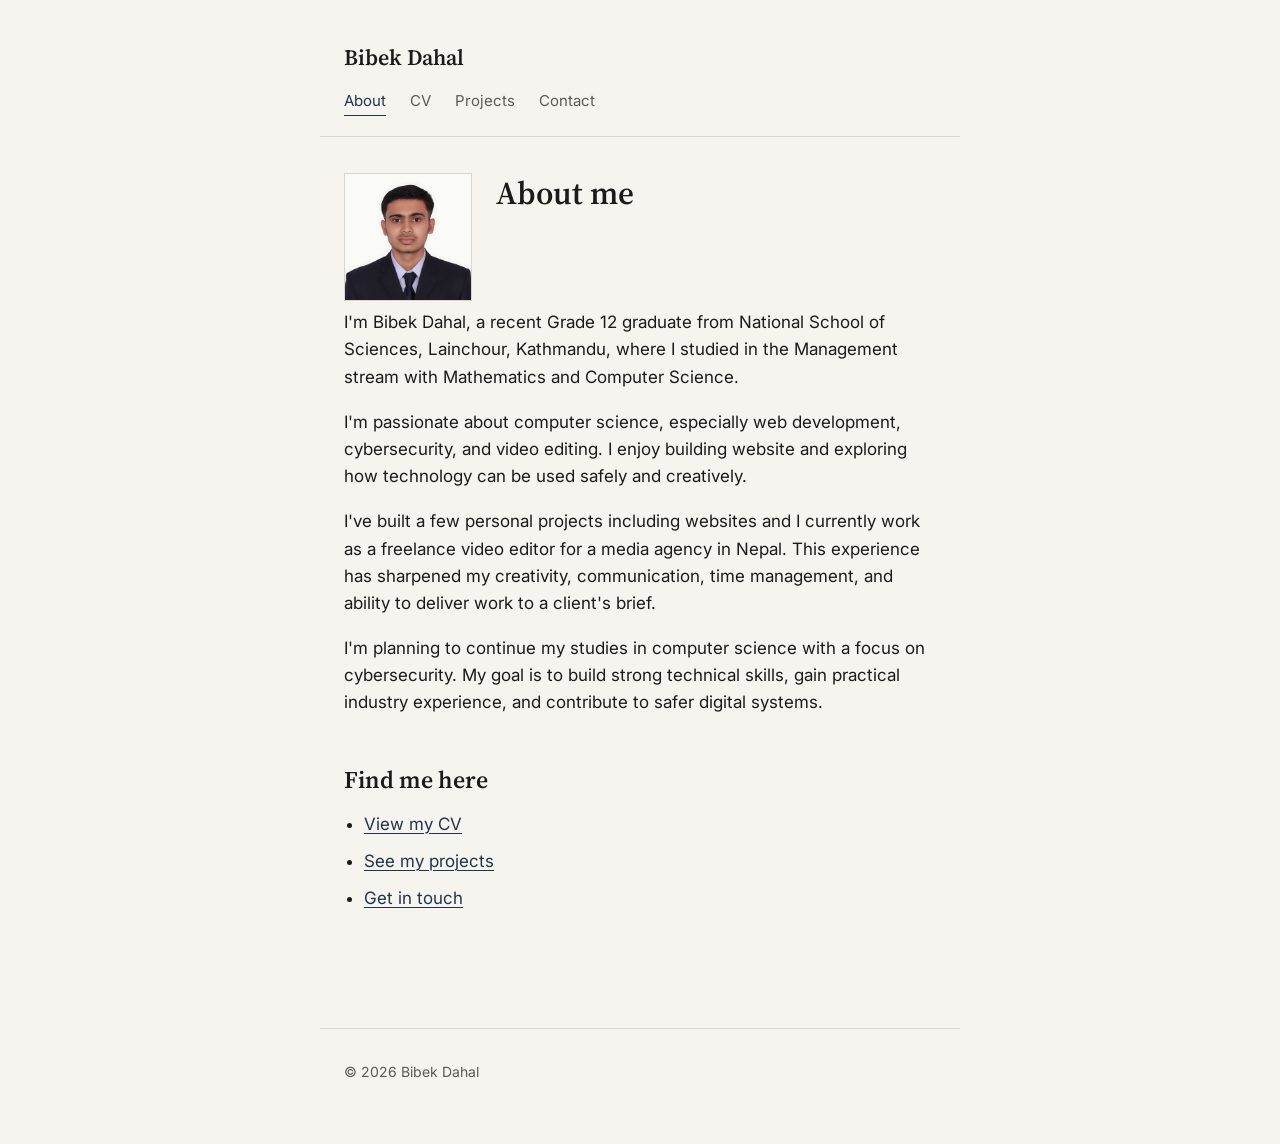
<file: index.html>
<!DOCTYPE html>
<html lang="en">
<head>
  <meta charset="UTF-8">
  <meta name="viewport" content="width=device-width, initial-scale=1">
  <title>Bibek Dahal — Personal Portfolio</title>
  <link rel="preconnect" href="https://fonts.googleapis.com">
  <link rel="preconnect" href="https://fonts.gstatic.com" crossorigin>
  <link href="https://fonts.googleapis.com/css2?family=Inter:wght@400;500;600&family=Source+Serif+4:wght@500;600&display=swap" rel="stylesheet">
  <link rel="stylesheet" href="style.css">
</head>
<body>

  <header class="site-header">
    <p class="site-title"><a href="index.html">Bibek Dahal</a></p>
    <nav class="site-nav">
      <a href="index.html" aria-current="page">About</a>
      <a href="cv.html">CV</a>
      <a href="projects.html">Projects</a>
      <a href="contact.html">Contact</a>
    </nav>
  </header>

  <main class="wrap">

    <div class="profile">
      <img src="bibek.jpg" alt="Bibek Dahal">
      <div class="profile-text">
        <h1>About me</h1>
      </div>
    </div>

    <p>
      I'm Bibek Dahal, a recent Grade 12 graduate from National School of Sciences,
      Lainchour, Kathmandu, where I studied in the Management stream with
      Mathematics and Computer Science.
    </p>

    <p>
      I'm passionate about computer science, especially web development,
      cybersecurity, and video editing. I enjoy building website and exploring how technology can be used
      safely and creatively.
    </p>

    <p>
      I've built a few personal projects including websites and I currently work as a freelance video editor for a media agency in
      Nepal. This experience has sharpened my creativity, communication,
      time management, and ability to deliver work to a client's brief.
    </p>

    <p>
      I'm planning to continue my studies in computer science with a focus
      on cybersecurity. My goal is to build strong technical skills, gain
      practical industry experience, and contribute to safer digital systems.
    </p>

    <h2>Find me here</h2>
    <ul class="plain">
      <li><a href="cv.html">View my CV</a></li>
      <li><a href="projects.html">See my projects</a></li>
      <li><a href="contact.html">Get in touch</a></li>
    </ul>

  </main>

  <footer class="site-footer">
    © 2026 Bibek Dahal
  </footer>

</body>
</html>
</file>
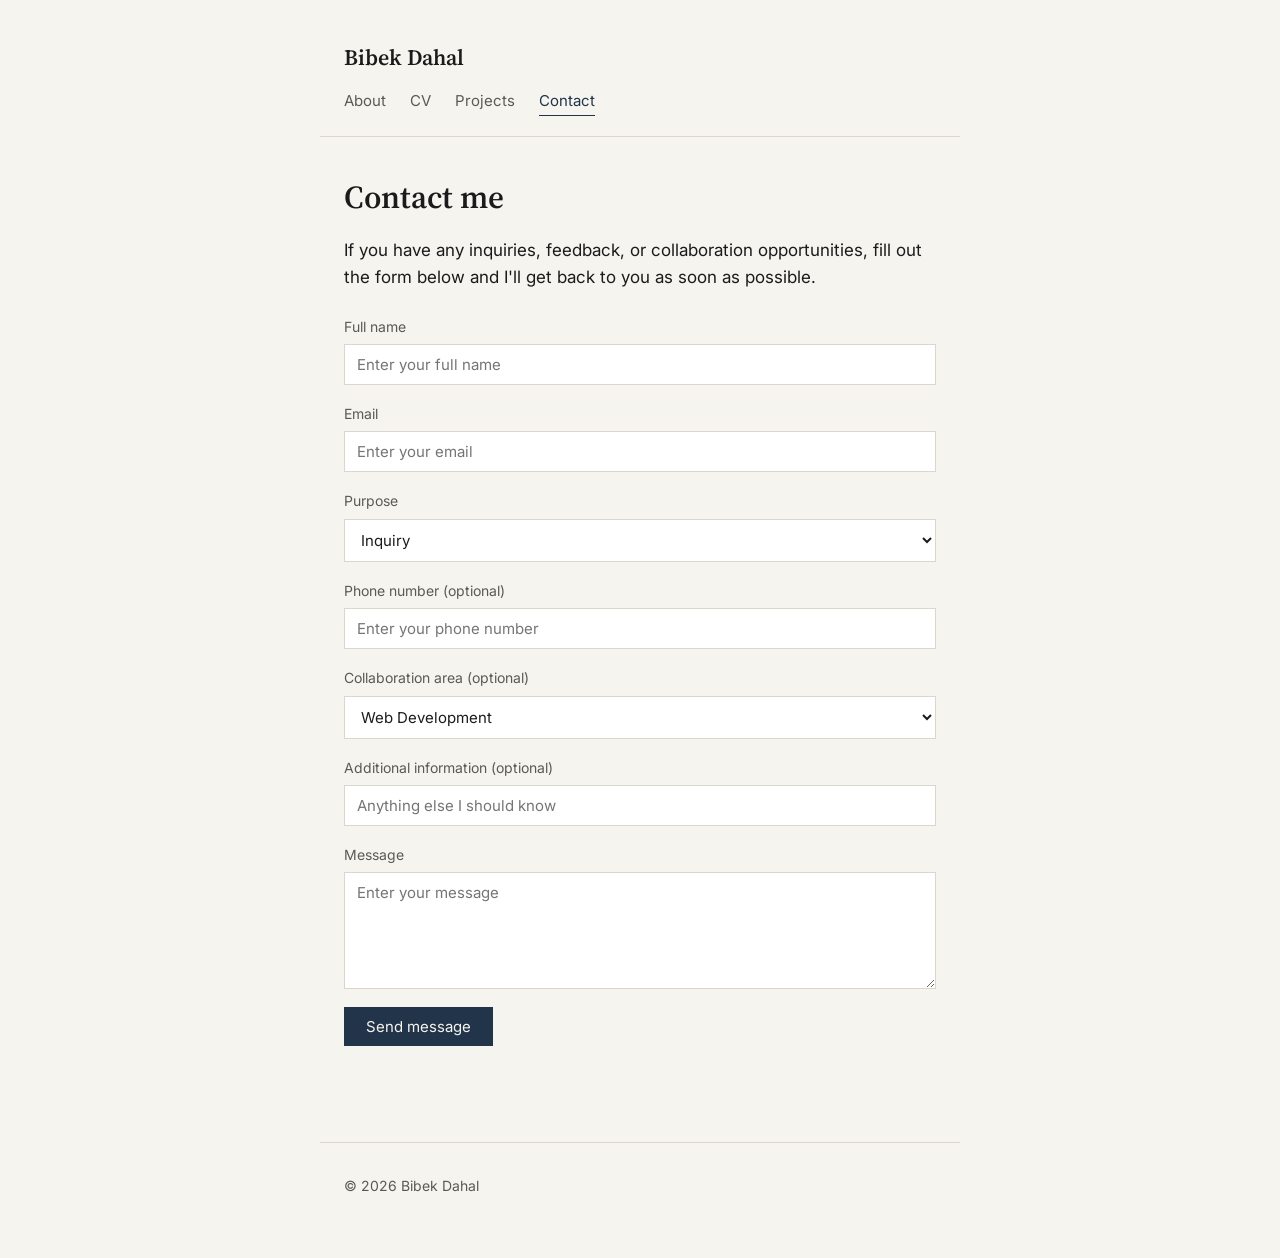
<file: contact.html>
<!DOCTYPE html>
<html lang="en">
<head>
  <meta charset="UTF-8">
  <meta name="viewport" content="width=device-width, initial-scale=1">
  <title>Contact — Bibek Dahal</title>
  <link rel="preconnect" href="https://fonts.googleapis.com">
  <link rel="preconnect" href="https://fonts.gstatic.com" crossorigin>
  <link href="https://fonts.googleapis.com/css2?family=Inter:wght@400;500;600&family=Source+Serif+4:wght@500;600&display=swap" rel="stylesheet">
  <link rel="stylesheet" href="style.css">
</head>
<body>

  <header class="site-header">
    <p class="site-title"><a href="index.html">Bibek Dahal</a></p>
    <nav class="site-nav">
      <a href="index.html">About</a>
      <a href="cv.html">CV</a>
      <a href="projects.html">Projects</a>
      <a href="contact.html" aria-current="page">Contact</a>
    </nav>
  </header>

  <main class="wrap">
    <h1>Contact me</h1>
    <p>
      If you have any inquiries, feedback, or collaboration opportunities,
      fill out the form below and I'll get back to you as soon as possible.
    </p>

    <form
      name="contactForm"
      class="contact-form"
      action="https://formspree.io/f/moevpjnp"
      method="POST"
      onsubmit="return validateForm()"
    >

      <div class="field">
        <label for="name">Full name</label>
        <input type="text" id="name" name="name" placeholder="Enter your full name" required>
      </div>

      <div class="field">
        <label for="email">Email</label>
        <input type="email" id="email" name="email" placeholder="Enter your email" required>
      </div>

      <div class="field">
        <label for="purpose">Purpose</label>
        <select id="purpose" name="purpose">
          <option value="inquiry">Inquiry</option>
          <option value="feedback">Feedback</option>
          <option value="collaboration">Collaboration</option>
        </select>
      </div>

      <div class="field">
        <label for="phone">Phone number (optional)</label>
        <input type="tel" id="phone" name="phone" placeholder="Enter your phone number">
      </div>

      <div class="field">
        <label for="collaboration">Collaboration area (optional)</label>
        <select id="collaboration" name="collaboration">
          <option value="web_development">Web Development</option>
          <option value="cybersecurity">Cybersecurity</option>
          <option value="video_editing">Video Editing</option>
        </select>
      </div>

      <div class="field">
        <label for="additional_info">Additional information (optional)</label>
        <input type="text" id="additional_info" name="additional_info" placeholder="Anything else I should know">
      </div>

      <div class="field">
        <label for="message">Message</label>
        <textarea id="message" name="message" rows="5" placeholder="Enter your message" required></textarea>
      </div>

      <button type="submit" class="submit">Send message</button>


    </form>

    <script>
      function validateForm() {
        var name = document.forms["contactForm"]["name"].value;
        var email = document.forms["contactForm"]["email"].value;
        var message = document.forms["contactForm"]["message"].value;

        if (name === "" || email === "" || message === "") {
          alert("Name, Email, and Message fields must be filled out.");
          return false;
        }
        return true;
      }
    </script>

  </main>

  <footer class="site-footer">
    © 2026 Bibek Dahal
  </footer>

</body>
</html>
</file>
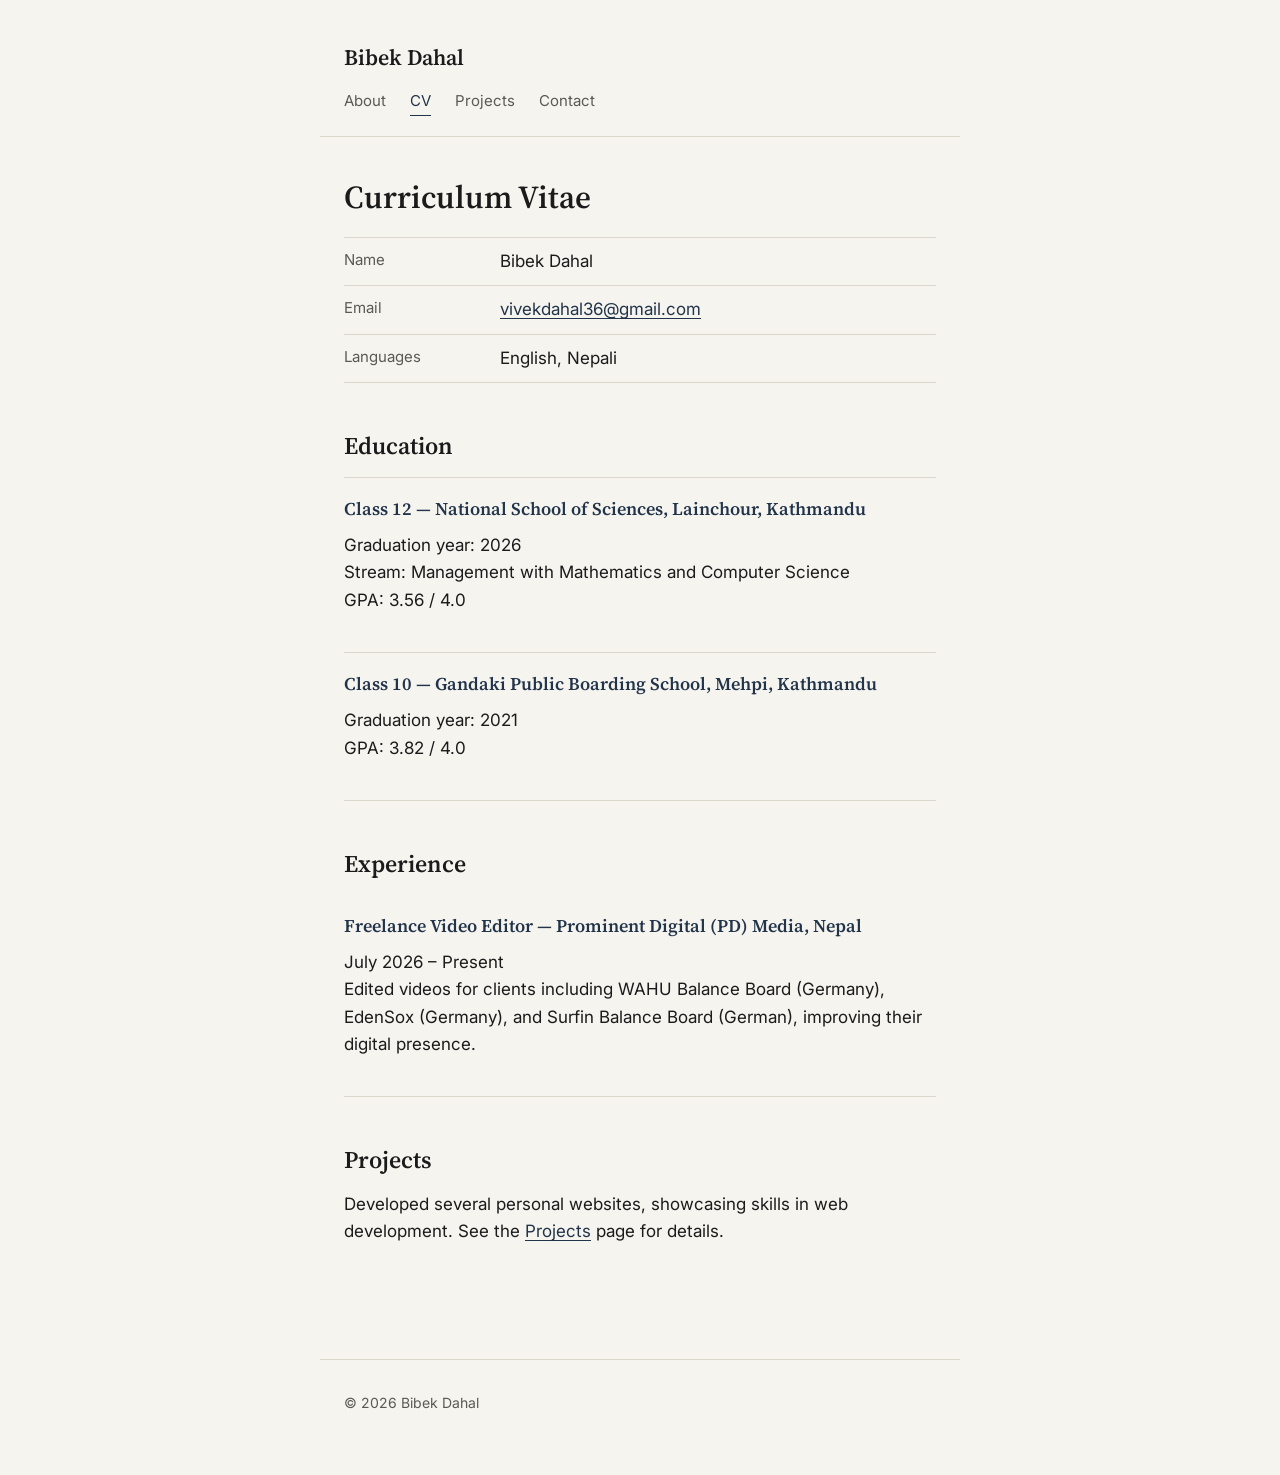
<file: cv.html>
<!DOCTYPE html>
<html lang="en">
<head>
  <meta charset="UTF-8">
  <meta name="viewport" content="width=device-width, initial-scale=1">
  <title>CV — Bibek Dahal</title>
  <link rel="preconnect" href="https://fonts.googleapis.com">
  <link rel="preconnect" href="https://fonts.gstatic.com" crossorigin>
  <link href="https://fonts.googleapis.com/css2?family=Inter:wght@400;500;600&family=Source+Serif+4:wght@500;600&display=swap" rel="stylesheet">
  <link rel="stylesheet" href="style.css">
</head>
<body>

  <header class="site-header">
    <p class="site-title"><a href="index.html">Bibek Dahal</a></p>
    <nav class="site-nav">
      <a href="index.html">About</a>
      <a href="cv.html" aria-current="page">CV</a>
      <a href="projects.html">Projects</a>
      <a href="contact.html">Contact</a>
    </nav>
  </header>

  <main class="wrap">
    <h1>Curriculum Vitae</h1>

    <dl class="facts">
      <div>
        <dt>Name</dt>
        <dd>Bibek Dahal</dd>
      </div>
      <div>
        <dt>Email</dt>
        <dd><a href="mailto:vivekdahal36@gmail.com">vivekdahal36@gmail.com</a></dd>
      </div>
      <div>
        <dt>Languages</dt>
        <dd>English, Nepali</dd>
      </div>
    </dl>

    <h2>Education</h2>

    <div class="entry">
      <h3>Class 12 — National School of Sciences, Lainchour, Kathmandu</h3>
      <p>
        Graduation year: 2026<br>
        Stream: Management with Mathematics and Computer Science<br>
        GPA: 3.56 / 4.0
      </p>
    </div>

    <div class="entry">
      <h3>Class 10 — Gandaki Public Boarding School, Mehpi, Kathmandu</h3>
      <p>
        Graduation year: 2021<br>
        GPA: 3.82 / 4.0
      </p>
    </div>

    <h2>Experience</h2>
    <div class="entry">
      <h3>Freelance Video Editor — Prominent Digital (PD) Media, Nepal</h3>
      <p>
        July 2026 – Present<br>
        Edited videos for clients including WAHU Balance Board (Germany), EdenSox (Germany),
        and Surfin Balance Board (German), improving their digital presence.
      </p>
    </div>

    <h2>Projects</h2>
    <p>
      Developed several personal websites, showcasing skills
      in web development. See the <a href="projects.html">Projects</a> page for details.
    </p>

  </main>

  <footer class="site-footer">
    © 2026 Bibek Dahal
  </footer>

</body>
</html>
</file>
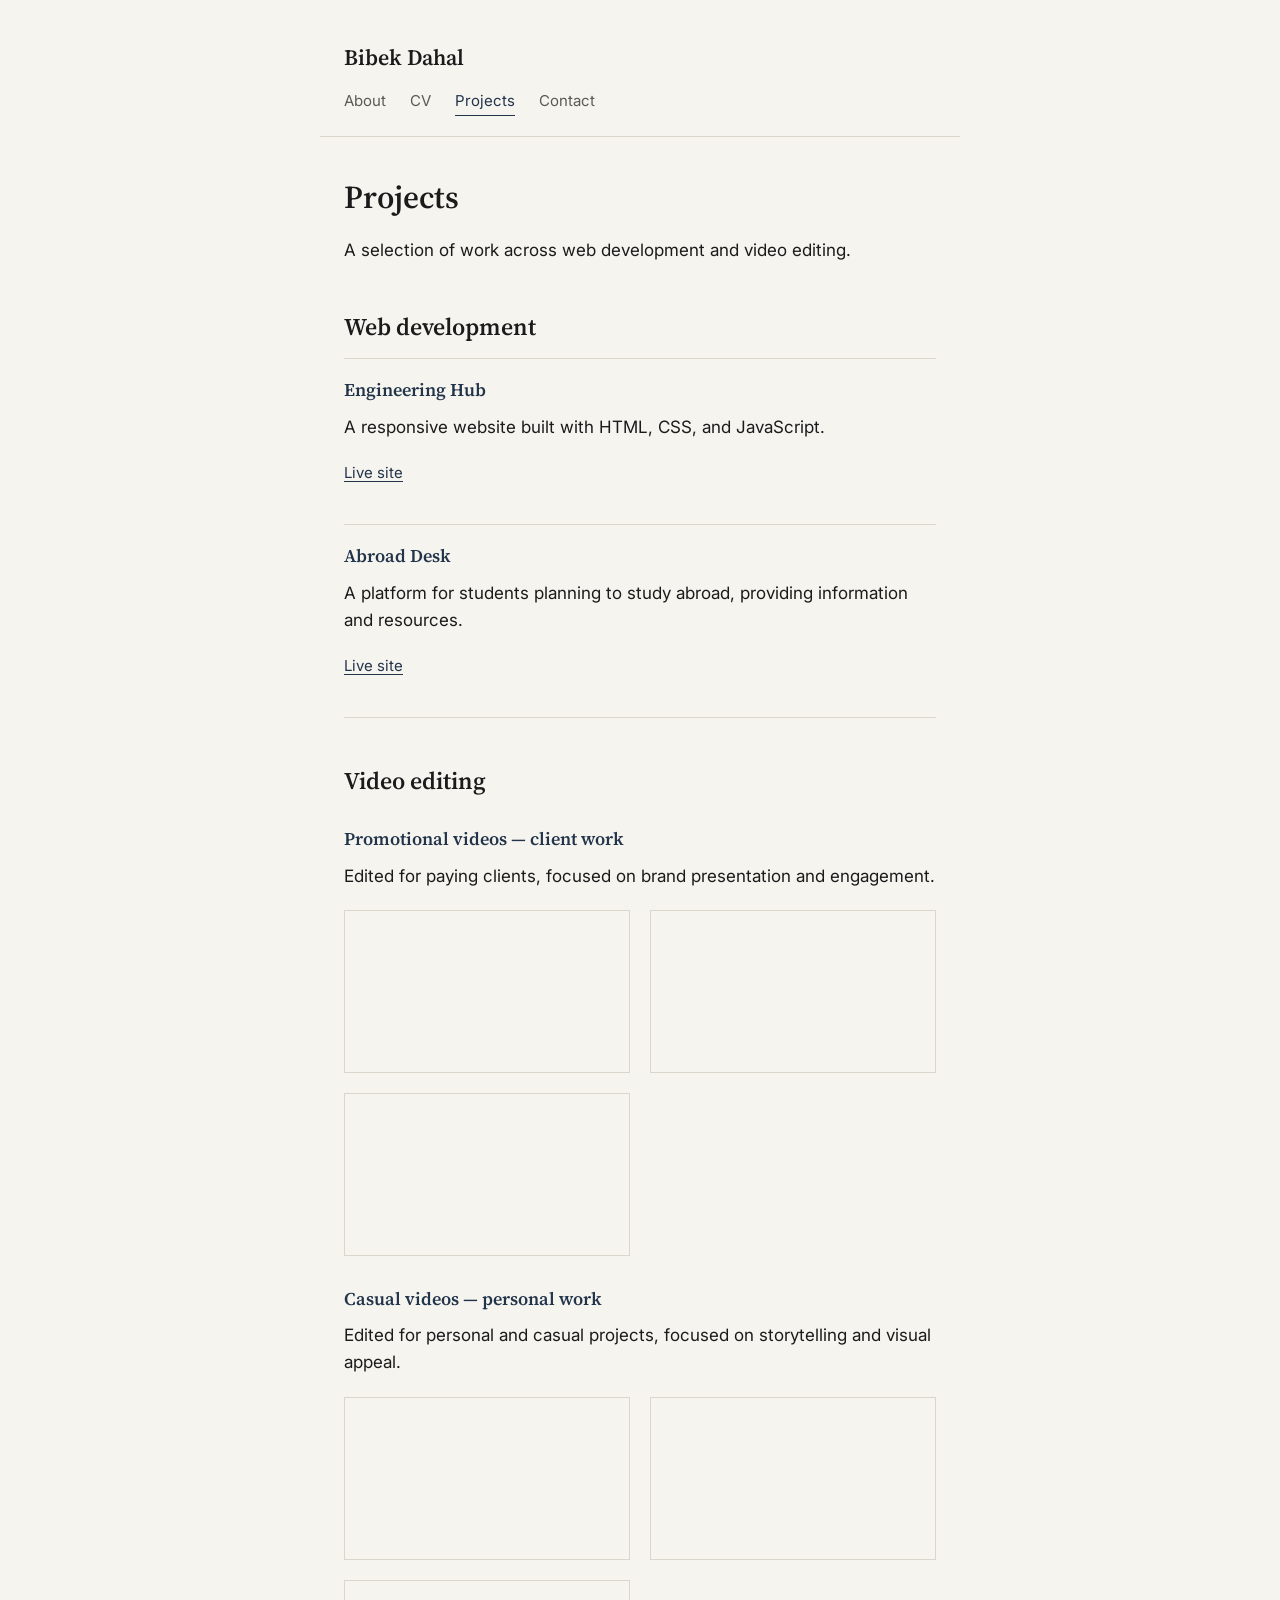
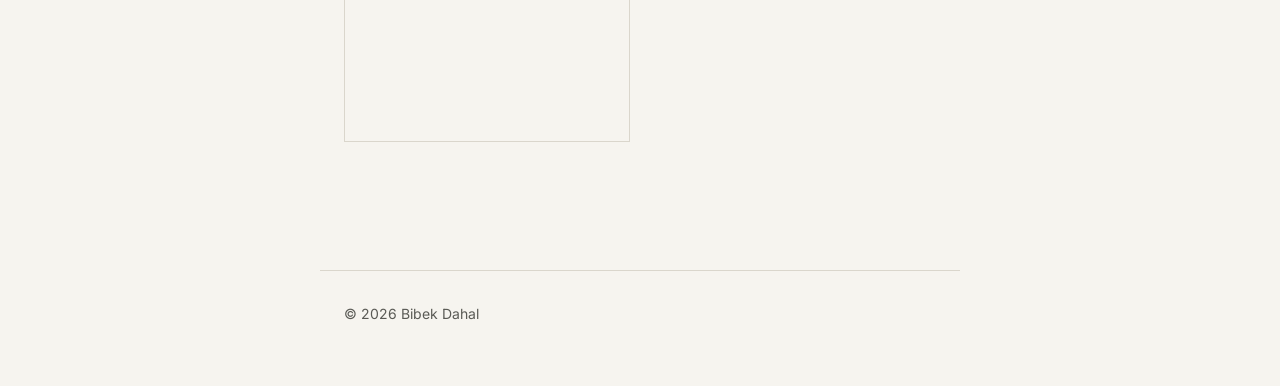
<file: projects.html>
<!DOCTYPE html>
<html lang="en">
<head>
  <meta charset="UTF-8">
  <meta name="viewport" content="width=device-width, initial-scale=1">
  <title>Projects — Bibek Dahal</title>

  <link rel="preconnect" href="https://fonts.googleapis.com">
  <link rel="preconnect" href="https://fonts.gstatic.com" crossorigin>
  <link href="https://fonts.googleapis.com/css2?family=Inter:wght@400;500;600&family=Source+Serif+4:wght@500;600&display=swap" rel="stylesheet">
  <link rel="stylesheet" href="style.css">
</head>

<body>

  <header class="site-header">
    <p class="site-title"><a href="index.html">Bibek Dahal</a></p>

    <nav class="site-nav">
      <a href="index.html">About</a>
      <a href="cv.html">CV</a>
      <a href="projects.html" aria-current="page">Projects</a>
      <a href="contact.html">Contact</a>
    </nav>
  </header>

  <main class="wrap">
    <h1>Projects</h1>

    <p>
      A selection of work across web development and video editing.
    </p>

    <h2>Web development</h2>

    <div class="entry">
      <h3>Engineering Hub</h3>
      <p>A responsive website built with HTML, CSS, and JavaScript.</p>
      <p class="links">
        <a href="https://mrnepunik.github.io/engineering-hub/" target="_blank" rel="noopener noreferrer">
          Live site
        </a>
      </p>
    </div>

    <div class="entry">
      <h3>Abroad Desk</h3>
      <p>A platform for students planning to study abroad, providing information and resources.</p>
      <p class="links">
        <a href="https://abroaddesk.netlify.app/" target="_blank" rel="noopener noreferrer">
          Live site
        </a>
      </p>
    </div>

    <h2>Video editing</h2>

    <h3>Promotional videos — client work</h3>
    <p>Edited for paying clients, focused on brand presentation and engagement.</p>

    <div class="video-grid">
      <div class="video">
        <iframe
          src="https://www.youtube.com/embed/PYESmesxGTY"
          title="Promotional video 2"
          allow="accelerometer; autoplay; clipboard-write; encrypted-media; gyroscope; picture-in-picture; web-share"
          allowfullscreen
          loading="lazy">
        </iframe>
      </div>

      <div class="video">
        <iframe
          src="https://www.youtube.com/embed/F_cootvL9eE"
          title="Promotional video 4"
          allow="accelerometer; autoplay; clipboard-write; encrypted-media; gyroscope; picture-in-picture; web-share"
          allowfullscreen
          loading="lazy">
        </iframe>
      </div>

      <div class="video">
        <iframe
          src="https://www.youtube.com/embed/lSL4W2Z4_n4"
          title="Promotional video 6"
          allow="accelerometer; autoplay; clipboard-write; encrypted-media; gyroscope; picture-in-picture; web-share"
          allowfullscreen
          loading="lazy">
        </iframe>
      </div>
    </div>

    <h3>Casual videos — personal work</h3>
    <p>Edited for personal and casual projects, focused on storytelling and visual appeal.</p>

    <div class="video-grid">
      <div class="video">
        <iframe
          src="https://www.youtube.com/embed/bwSU5Iol2n4"
          title="Casual video 1"
          allow="accelerometer; autoplay; clipboard-write; encrypted-media; gyroscope; picture-in-picture; web-share"
          allowfullscreen
          loading="lazy">
        </iframe>
      </div>

      <div class="video">
        <iframe
          src="https://www.youtube.com/embed/dH3dIMRcSuI"
          title="Casual video 2"
          allow="accelerometer; autoplay; clipboard-write; encrypted-media; gyroscope; picture-in-picture; web-share"
          allowfullscreen
          loading="lazy">
        </iframe>
      </div>

      <div class="video">
        <iframe
          src="https://www.youtube.com/embed/EZZP0tGFLoo"
          title="Casual video 3"
          allow="accelerometer; autoplay; clipboard-write; encrypted-media; gyroscope; picture-in-picture; web-share"
          allowfullscreen
          loading="lazy">
        </iframe>
      </div>
    </div>

  </main>

  <footer class="site-footer">
    © 2026 Bibek Dahal
  </footer>

</body>
</html>
</file>
<file: style.css>
/* ---------------------------------------------------
   Bibek Dahal — Portfolio & Blog
   Design tokens
   --------------------------------------------------- */

:root {
  --paper: #F6F4EF;
  --ink: #1B1B1B;
  --muted: #5A5A55;
  --accent: #22344A;
  --line: #DAD6CC;

  --font-display: "Source Serif 4", Georgia, "Times New Roman", serif;
  --font-body: "Inter", -apple-system, BlinkMacSystemFont, "Segoe UI", sans-serif;

  --content-width: 640px;
}

* {
  box-sizing: border-box;
}

html {
  scroll-behavior: smooth;
}

body {
  margin: 0;
  background: var(--paper);
  color: var(--ink);
  font-family: var(--font-body);
  font-size: 17px;
  line-height: 1.6;
  -webkit-font-smoothing: antialiased;
}

.wrap {
  max-width: var(--content-width);
  margin: 0 auto;
  padding: 0 24px 96px;
}

/* Header / nav */

header.site-header {
  max-width: var(--content-width);
  margin: 0 auto;
  padding: 40px 24px 20px;
  border-bottom: 1px solid var(--line);
}

.site-title {
  font-family: var(--font-display);
  font-size: 22px;
  font-weight: 600;
  margin: 0 0 14px;
  color: var(--ink);
}

.site-title a {
  color: inherit;
  text-decoration: none;
}

nav.site-nav {
  display: flex;
  gap: 24px;
}

nav.site-nav a {
  color: var(--muted);
  text-decoration: none;
  font-size: 15px;
}

nav.site-nav a:hover,
nav.site-nav a:focus-visible,
nav.site-nav a[aria-current="page"] {
  color: var(--accent);
}

nav.site-nav a[aria-current="page"] {
  border-bottom: 1px solid var(--accent);
  padding-bottom: 2px;
}

/* Headings & text */

h1, h2, h3 {
  font-family: var(--font-display);
  font-weight: 600;
  color: var(--ink);
  line-height: 1.25;
}

h1 {
  font-size: 32px;
  margin: 40px 0 20px;
}

h2 {
  font-size: 24px;
  margin: 48px 0 16px;
}

h3 {
  font-size: 18px;
  margin: 32px 0 12px;
  color: var(--accent);
}

p {
  margin: 0 0 18px;
  color: var(--ink);
}

.muted {
  color: var(--muted);
}

a {
  color: var(--accent);
  text-decoration-thickness: 1px;
  text-underline-offset: 3px;
}

a:hover {
  text-decoration-thickness: 2px;
}

/* Profile intro */

.profile {
  display: flex;
  gap: 24px;
  align-items: flex-start;
  margin: 36px 0 8px;
}

.profile img {
  width: 128px;
  height: 128px;
  object-fit: cover;
  border: 1px solid var(--line);
  flex-shrink: 0;
}

.profile-text h1 {
  margin-top: 0;
}

@media (max-width: 480px) {
  .profile {
    flex-direction: column;
  }
}

/* Definition list (CV facts) */

dl.facts {
  margin: 0 0 24px;
  border-top: 1px solid var(--line);
}

dl.facts > div {
  display: flex;
  gap: 16px;
  padding: 10px 0;
  border-bottom: 1px solid var(--line);
}

dl.facts dt {
  flex: 0 0 140px;
  color: var(--muted);
  font-size: 15px;
}

dl.facts dd {
  margin: 0;
  flex: 1;
}

/* Lists */

ul.plain {
  padding-left: 20px;
  margin: 0 0 20px;
}

ul.plain li {
  margin-bottom: 10px;
}

/* Cards for project entries (quiet, no shadow) */

.entry {
  padding: 20px 0;
  border-bottom: 1px solid var(--line);
}

.entry:first-of-type {
  border-top: 1px solid var(--line);
}

.entry h3 {
  margin-top: 0;
}

.entry .links a {
  font-size: 15px;
}

/* Video grid */

.video-grid {
  display: grid;
  grid-template-columns: repeat(2, 1fr);
  gap: 20px;
  margin: 20px 0 32px;
}

.video-grid .video {
  position: relative;
  width: 100%;
  padding-top: 56.25%;
  border: 1px solid var(--line);
  overflow: hidden;
}

.video-grid .video iframe {
  position: absolute;
  top: 0;
  left: 0;
  width: 100%;
  height: 100%;
  border: 0;
}

@media (max-width: 560px) {
  .video-grid {
    grid-template-columns: 1fr;
  }
}

/* Form */

form.contact-form {
  margin-top: 24px;
}

.field {
  margin-bottom: 18px;
  display: flex;
  flex-direction: column;
  gap: 6px;
}

.field label {
  font-size: 14px;
  color: var(--muted);
}

.field input,
.field select,
.field textarea {
  font-family: var(--font-body);
  font-size: 15px;
  padding: 10px 12px;
  background: #fff;
  border: 1px solid var(--line);
  color: var(--ink);
}

.field input:focus-visible,
.field select:focus-visible,
.field textarea:focus-visible {
  outline: 2px solid var(--accent);
  outline-offset: 1px;
}

button.submit {
  font-family: var(--font-body);
  font-size: 15px;
  padding: 10px 22px;
  background: var(--accent);
  color: var(--paper);
  border: none;
  cursor: pointer;
}

button.submit:hover {
  opacity: 0.9;
}

.form-note {
  font-size: 14px;
  color: var(--muted);
  margin-top: 12px;
}

/* Footer */

footer.site-footer {
  max-width: var(--content-width);
  margin: 0 auto;
  padding: 32px 24px 60px;
  color: var(--muted);
  font-size: 14px;
  border-top: 1px solid var(--line);
}
</file>
